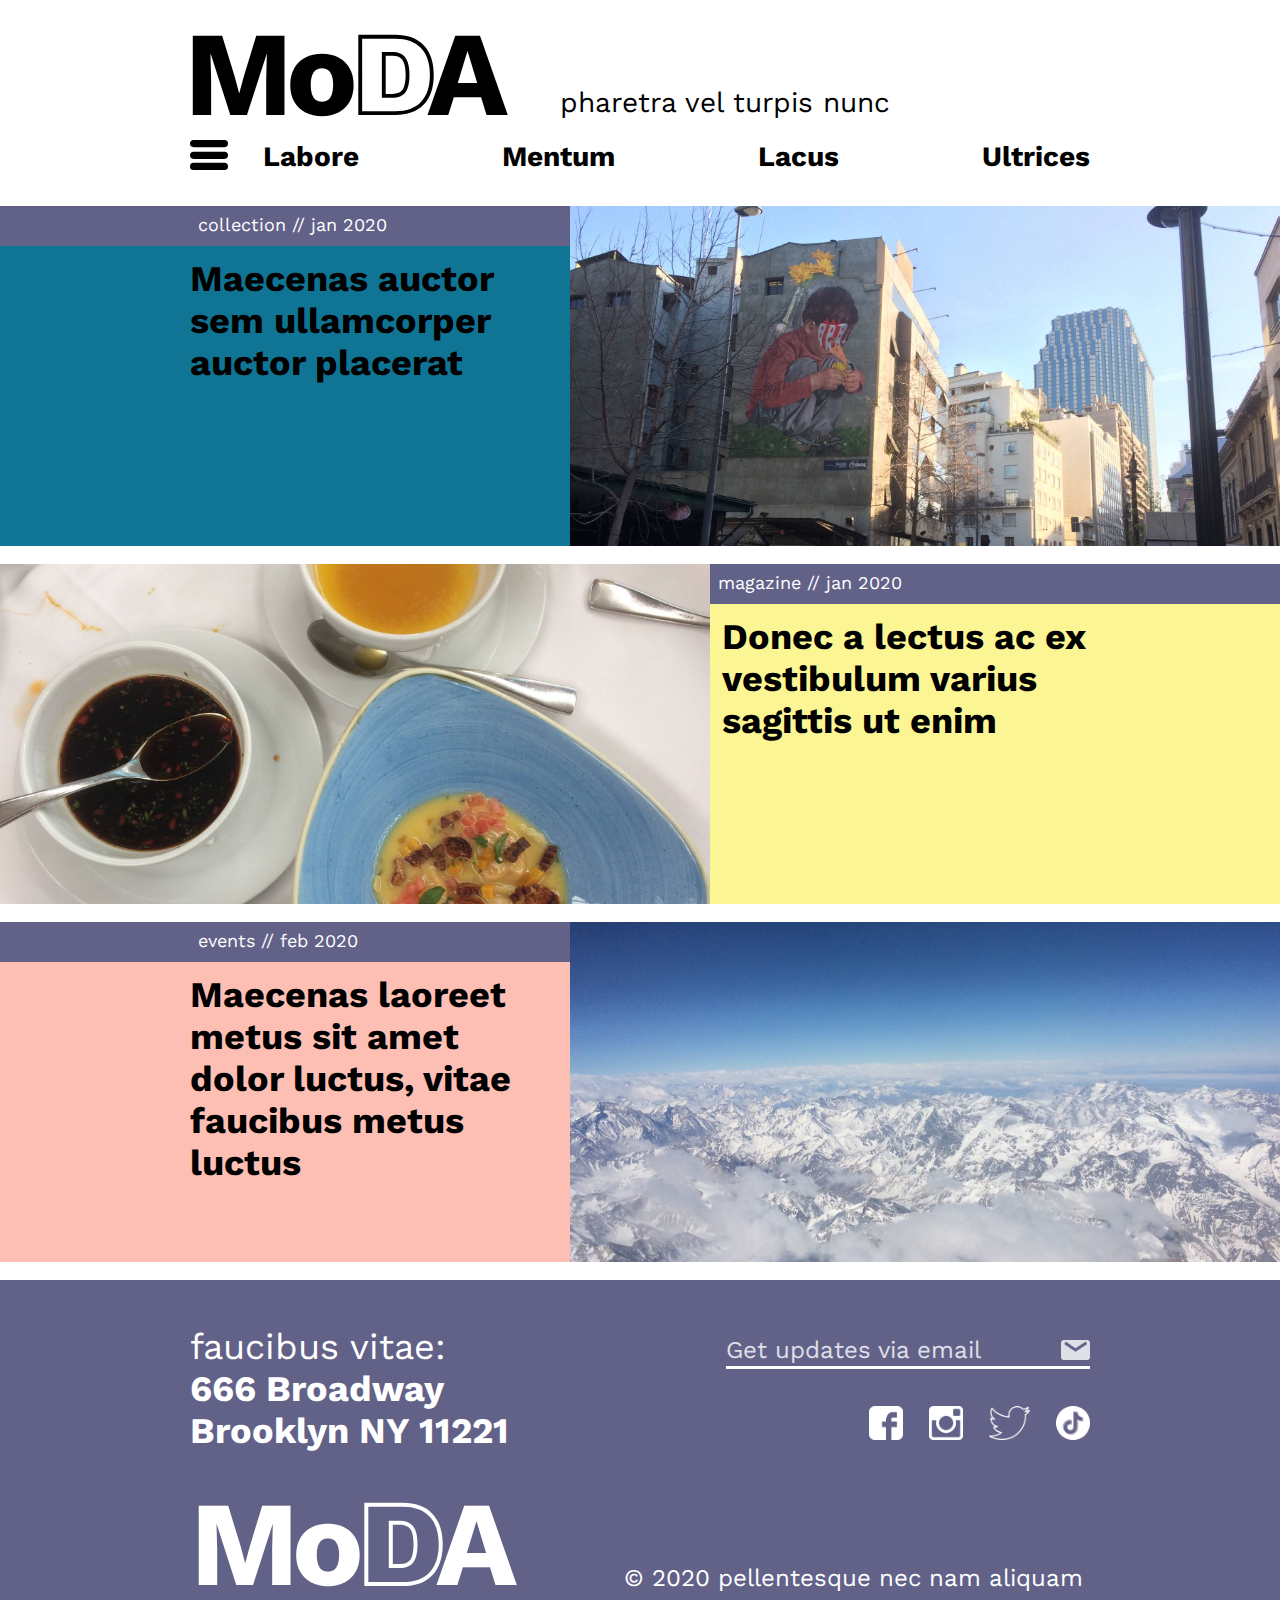
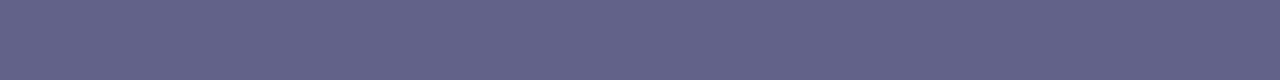
<file: index.html>
<!DOCTYPE html>
<html lang="en">
<head>
    <meta charset="UTF-8">
    <meta name="viewport" content="width=device-width, initial-scale=1.0">
    <meta http-equiv="X-UA-Compatible" content="ie=edge">
    <link rel="stylesheet" type="text/css" href="style.css">
    <title>MoDA</title>
</head>
<body>
    <div class="menuframe">
        <div class="burgermenu">
            <div class="menuBurger">
                <div>
                    <img class="burgerButton" src="images/hamburger.svg">
                </div>
                <div>
                    <img class="arrow" src="images/arrow.svg">
                </div>
            </div>
            <div class="submenu">
                <a href="category.html">Pulvinar</a>
                <a href="category.html">Quisque</a>
                <a href="category.html" class="subcat">Consequat</a>
                <a href="category.html" class="subcat">Scelerisque</a>
                <a href="category.html">Eget Lorem</a>
                <a href="category.html" class="subcat">Posuere</a>
                <a href="category.html" class="subcat">Morbi</a>
                <a href="category.html" class="subcat">Tincidunt</a>
            </div>
            <div class="additionalMenu">
                <a href="article.html">Ipsum Dolor</a>
                <a href="article.html">Matrenum</a>
                <a href="article.html">Ullamcorper</a>
                <a href="article.html">Lectus</a>
            </div>
            <div class="extraMenu">
                <a href="article.html">Sagittus</a>
                <a href="article.html">Laoreet</a>
            </div>
            <div class="chillSidebar">
                Feugiat:<br>
                Phasellus morbi dapibus nisi urna, at iaculis elit maximus placerat. Donec sed semper ligula.
            </div>
        </div>
        </div>
        <div class="container">
        <header>
            <div class="logo">
                <img class="mobileBurger" src="images/hamburger.svg">
                <span class="logoClick">Mo<img class="hollowD" src="images/D.svg">A</span>
            </div>
            <div class="subtitle">pharetra vel turpis nunc</div>
            <div class="menu">
                <div class="hamburger"><img class="mainBurger" src="images/hamburger.svg"></div>
                <div class="menuItems">
                    <div><a href="category.html">Labore</a></div>
                    <div><a href="category.html">Mentum</a></div>
                    <div><a href="category.html">Lacus</a></div>
                    <div><a href="category.html">Ultrices</a></div>
                </div>
            </div>
        </header>
    <main>
        <section class="spacer purple"></section>
        <section class="category">collection // jan 2020</section>
        <section class="photo right"></section>
        <section class="spacer teal"></section>
        <section class="title left teal"><a href="article.html">Maecenas auctor sem ullamcorper auctor placerat</a></section>
        <section class="gap"></section>

        <section class="photo left"></section>
        <section class="category">magazine // jan 2020</section>
        <section class="spacer purple"></section>
        <section class="title right yellow"><a href="article.html">Donec a lectus ac ex vestibulum varius sagittis ut enim</a></section>
        <section class="spacer yellow"></section>
        <section class="gap"></section>

        <section class="spacer purple"></section>
        <section class="category">events // feb 2020</section>
        <section class="photo right"></section>
        <section class="spacer pink"></section>
        <section class="title left pink"><a href="article.html">Maecenas laoreet metus sit amet dolor luctus, vitae faucibus metus luctus</a></section>
    </main>
    
    <section class="spacer purple"></section>
    <footer>
        <div class="iterationInfo">
            <span>faucibus vitae:</span><br>
            666 Broadway<br>
            Brooklyn NY 11221<br>
        </div>
        <div class="connect">
            <div class="input">
                <input name="email" type="text" required autocomplete="off" />
                <label for="email">
                    <div class="signup">Get updates via email</div>
                    <div><img class="icon" src="images/mail icon.png"></div>
                </label>
            </div>
            <div>
                <img src="images/fb white.png">
                <img src="images/instagramwhite.png">
                <img src="images/twitterwhite.png">
                <img src="images/tiktokwhite.png">
            </div>
        </div>
        <div class="footerBottom">
            <div class="bottomLogo">Mo<img src="images/DWhite.svg">A</div>
            <div>&copy; 2020 pellentesque nec nam aliquam</div>
        </div>
    </footer>
    <section class="spacer purple"></section>
    </div>
    
    <script src="main.js"></script>    
</body>
</html>
</file>
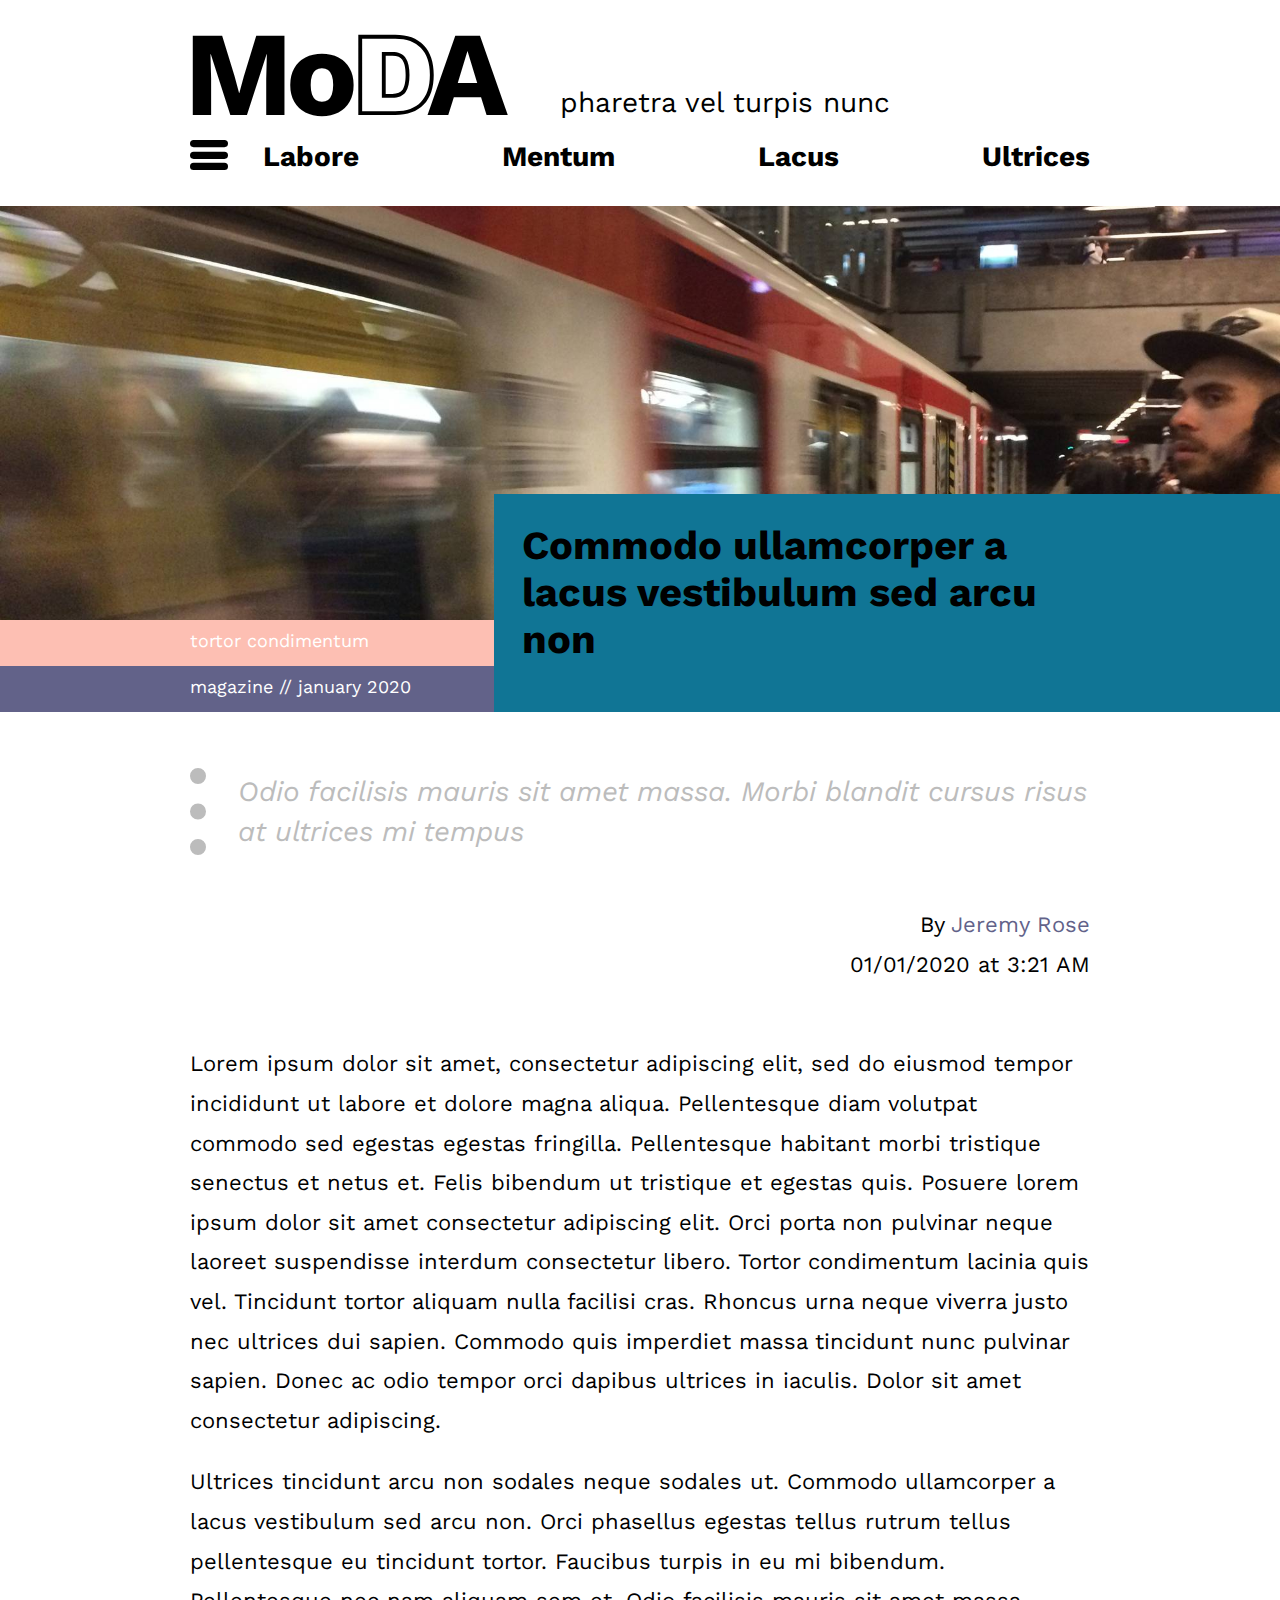
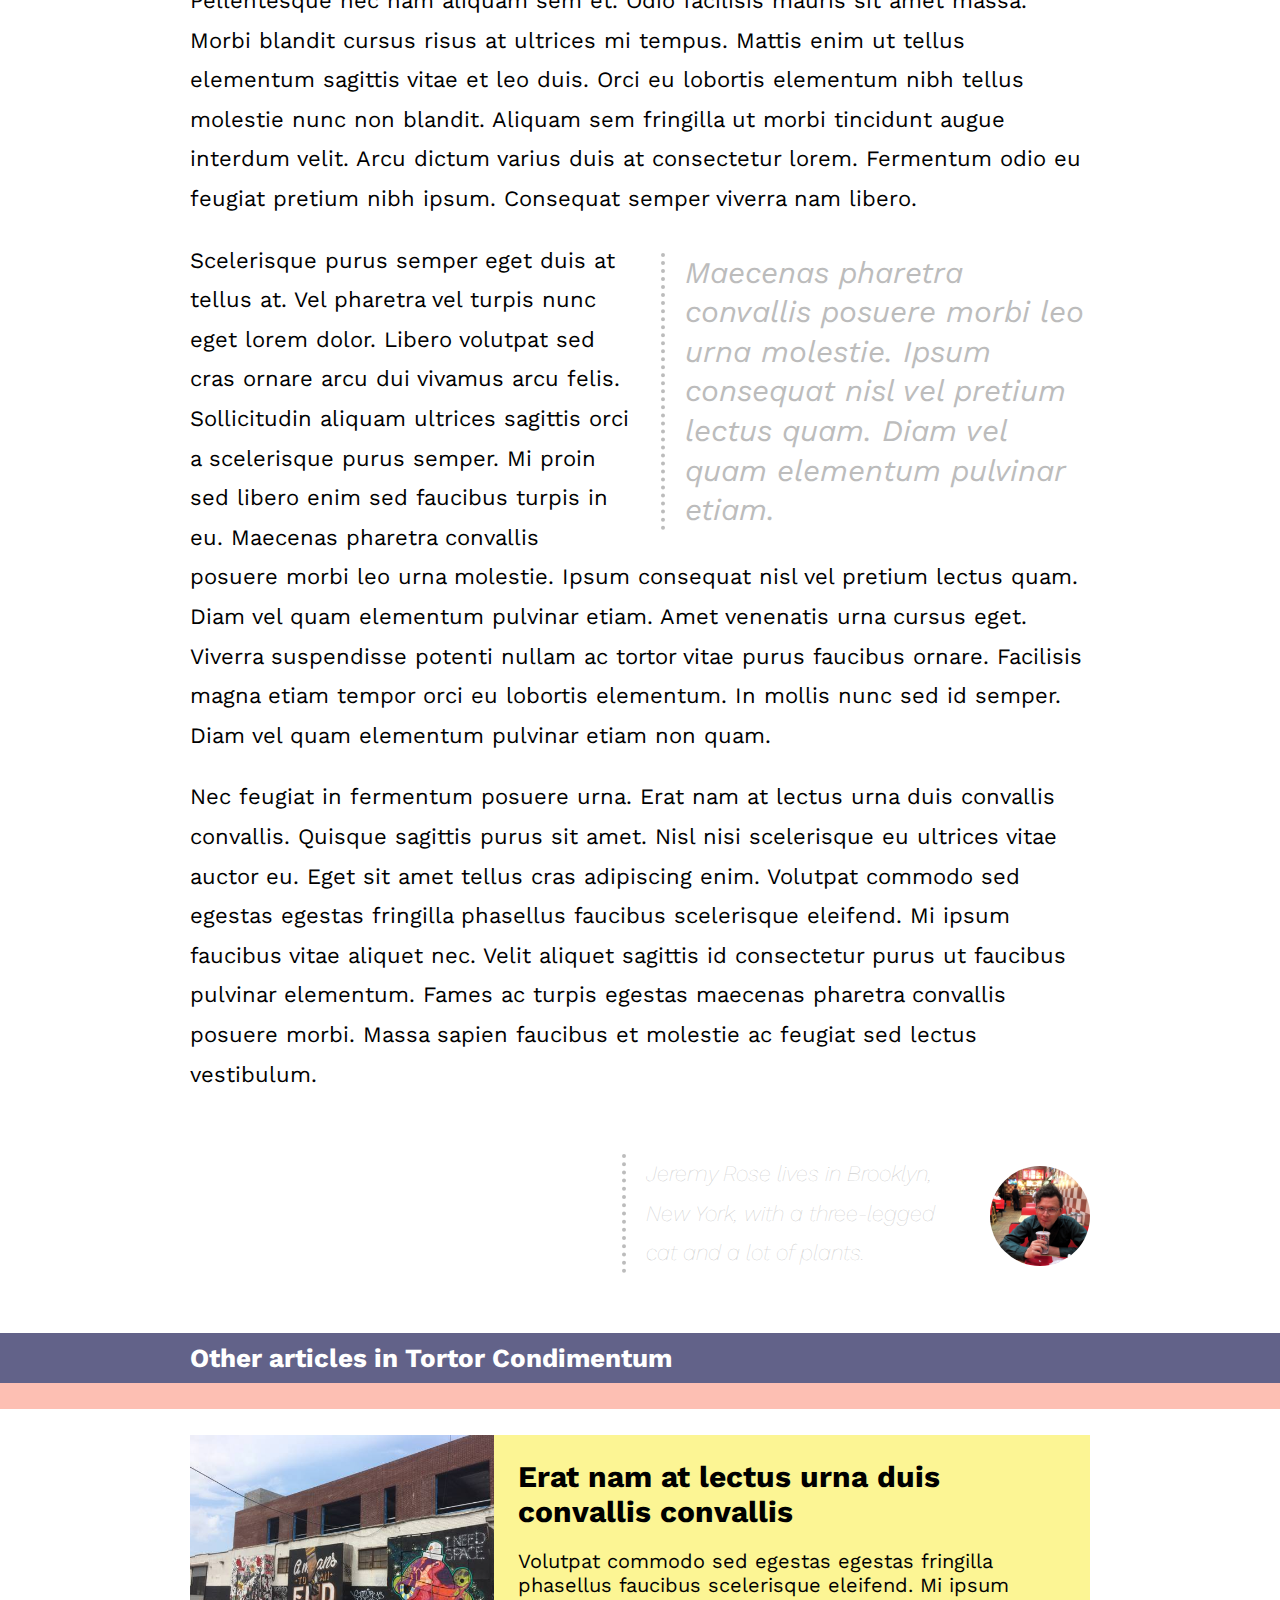
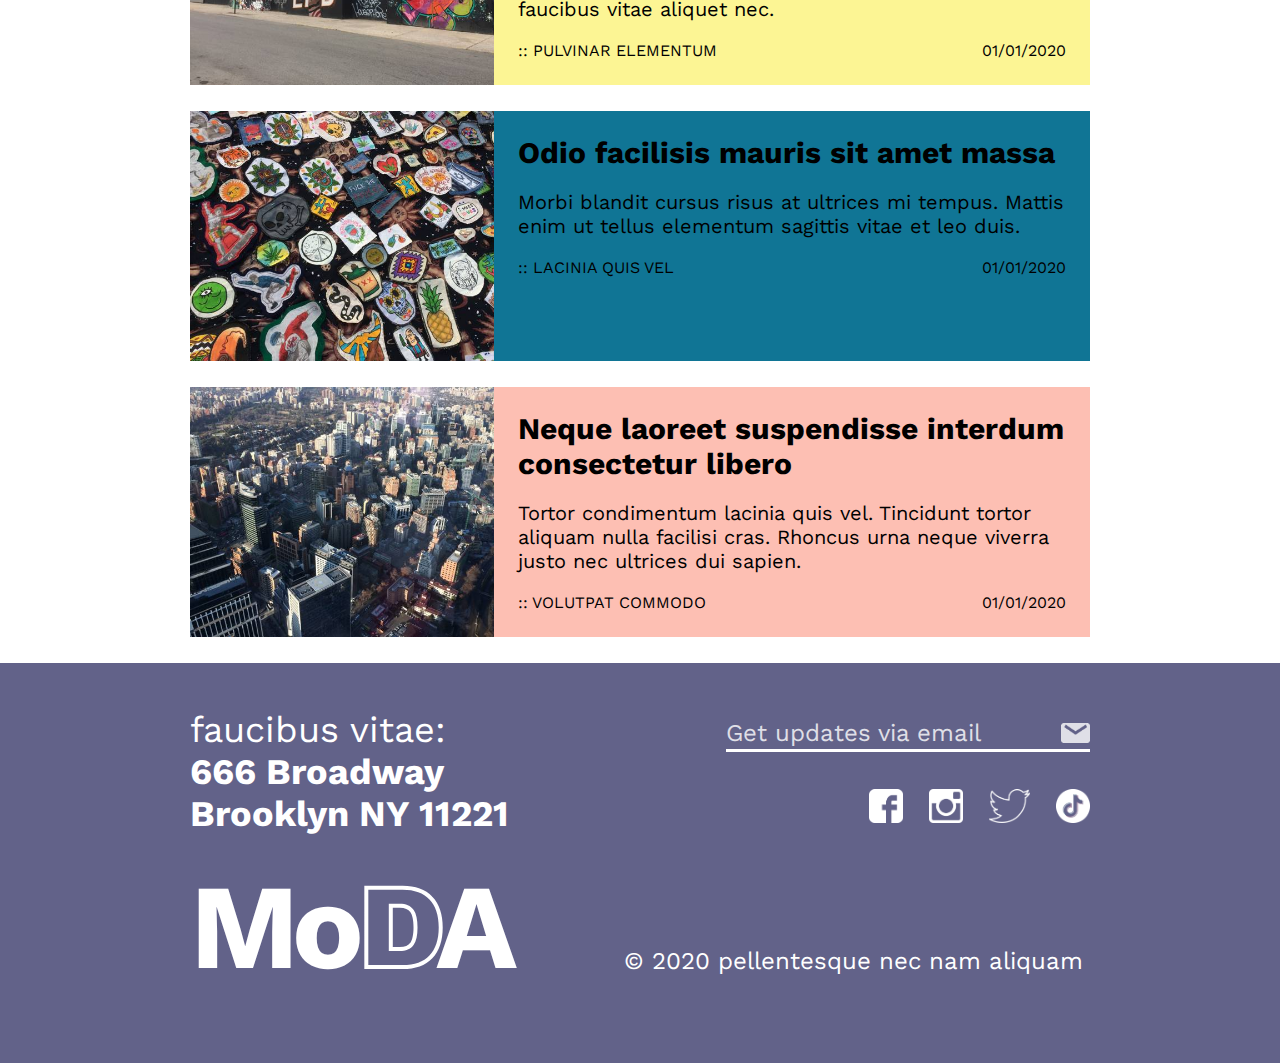
<file: article.html>
<!DOCTYPE html>
<html lang="en">
<head>
    <meta charset="UTF-8">
    <meta name="viewport" content="width=device-width, initial-scale=1.0">
    <meta http-equiv="X-UA-Compatible" content="ie=edge">
    <link rel="stylesheet" type="text/css" href="style.css">
    <link rel="stylesheet" type="text/css" href="article.css">
    <title>MoDA</title>
</head>
<body>
    <div class="menuframe">
        <div class="burgermenu">
            <div class="menuBurger">
                <div>
                    <img class="burgerButton" src="images/hamburger.svg">
                </div>
                <div>
                    <img class="arrow" src="images/arrow.svg">
                </div>
            </div>
            <div class="submenu">
                <a href="category.html">Pulvinar</a>
                <a href="category.html">Quisque</a>
                <a href="category.html" class="subcat">Consequat</a>
                <a href="category.html" class="subcat">Scelerisque</a>
                <a href="category.html">Eget Lorem</a>
                <a href="category.html" class="subcat">Posuere</a>
                <a href="category.html" class="subcat">Morbi</a>
                <a href="category.html" class="subcat">Tincidunt</a>
            </div>
            <div class="additionalMenu">
                <a href="article.html">Ipsum Dolor</a>
                <a href="article.html">Matrenum</a>
                <a href="article.html">Ullamcorper</a>
                <a href="article.html">Lectus</a>
            </div>
            <div class="extraMenu">
                <a href="article.html">Sagittus</a>
                <a href="article.html">Laoreet</a>
            </div>
            <div class="chillSidebar">
                Feugiat:<br>
                Phasellus morbi dapibus nisi urna, at iaculis elit maximus placerat. Donec sed semper ligula.
            </div>
        </div>
    </div>
    <div class="container">
    <header>
        <div class="logo">
            <img class="mobileBurger" src="images/hamburger.svg">
            <span class="logoClick">Mo<img class="hollowD" src="images/D.svg">A</span>
        </div>
        <div class="subtitle">pharetra vel turpis nunc</div>
        <div class="menu">
            <div class="hamburger"><img class="mainBurger" src="images/hamburger.svg"></div>
            <div class="menuItems">
                <div><a href="category.html">Labore</a></div>
                <div><a href="category.html">Mentum</a></div>
                <div><a href="category.html">Lacus</a></div>
                <div><a href="category.html">Ultrices</a></div>
            </div>
        </div>
    </header>
    <main class="article">
        <div class="hero">
            <div class="spacer pink"></div>
            <div class="issue pink">tortor condimentum</div>
            <div class="spacer purple"></div>
            <div class="issue purple">magazine // january 2020</div>
            <div class="articleTitle teal">Commodo ullamcorper a lacus vestibulum sed arcu non</div>
            <div class="spacer teal"></div>
        </div>
        <section class="gap"></section>

        <section class="spacer"></section>
        <article>
            <section class="dek">
                Odio facilisis mauris sit amet massa. Morbi blandit cursus risus at ultrices mi tempus 
            </section>
            <section class="byline">
                <div>By <span>Jeremy Rose</span></div>
                <div>01/01/2020 at 3:21 AM</div>
            </section>

            <p>Lorem ipsum dolor sit amet, consectetur adipiscing elit, sed do eiusmod tempor incididunt ut labore et dolore magna aliqua. Pellentesque diam volutpat commodo sed egestas egestas fringilla. Pellentesque habitant morbi tristique senectus et netus et. Felis bibendum ut tristique et egestas quis. Posuere lorem ipsum dolor sit amet consectetur adipiscing elit. Orci porta non pulvinar neque laoreet suspendisse interdum consectetur libero. Tortor condimentum lacinia quis vel. Tincidunt tortor aliquam nulla facilisi cras. Rhoncus urna neque viverra justo nec ultrices dui sapien. Commodo quis imperdiet massa tincidunt nunc pulvinar sapien. Donec ac odio tempor orci dapibus ultrices in iaculis. Dolor sit amet consectetur adipiscing.</p>

            <p>Ultrices tincidunt arcu non sodales neque sodales ut. Commodo ullamcorper a lacus vestibulum sed arcu non. Orci phasellus egestas tellus rutrum tellus pellentesque eu tincidunt tortor. Faucibus turpis in eu mi bibendum. Pellentesque nec nam aliquam sem et. Odio facilisis mauris sit amet massa. Morbi blandit cursus risus at ultrices mi tempus. Mattis enim ut tellus elementum sagittis vitae et leo duis. Orci eu lobortis elementum nibh tellus molestie nunc non blandit. Aliquam sem fringilla ut morbi tincidunt augue interdum velit. Arcu dictum varius duis at consectetur lorem. Fermentum odio eu feugiat pretium nibh ipsum. Consequat semper viverra nam libero.</p>

            <p class="pull">Maecenas pharetra convallis posuere morbi leo urna molestie. Ipsum consequat nisl vel pretium lectus quam. Diam vel quam elementum pulvinar etiam.</p>
                            
            <p>Scelerisque purus semper eget duis at tellus at. Vel pharetra vel turpis nunc eget lorem dolor. Libero volutpat sed cras ornare arcu dui vivamus arcu felis. Sollicitudin aliquam ultrices sagittis orci a scelerisque purus semper. Mi proin sed libero enim sed faucibus turpis in eu. Maecenas pharetra convallis posuere morbi leo urna molestie. Ipsum consequat nisl vel pretium lectus quam. Diam vel quam elementum pulvinar etiam. Amet venenatis urna cursus eget. Viverra suspendisse potenti nullam ac tortor vitae purus faucibus ornare. Facilisis magna etiam tempor orci eu lobortis elementum. In mollis nunc sed id semper. Diam vel quam elementum pulvinar etiam non quam.</p>
                            
            <p>Nec feugiat in fermentum posuere urna. Erat nam at lectus urna duis convallis convallis. Quisque sagittis purus sit amet. Nisl nisi scelerisque eu ultrices vitae auctor eu. Eget sit amet tellus cras adipiscing enim. Volutpat commodo sed egestas egestas fringilla phasellus faucibus scelerisque eleifend. Mi ipsum faucibus vitae aliquet nec. Velit aliquet sagittis id consectetur purus ut faucibus pulvinar elementum. Fames ac turpis egestas maecenas pharetra convallis posuere morbi. Massa sapien faucibus et molestie ac feugiat sed lectus vestibulum.</p>
            <section class="author">
                <img src="images/square.jpg">
                <p>Jeremy Rose lives in Brooklyn, New York, with a three-legged cat and a lot of plants.</p>
            </section>
        </article>
        <section class="spacer"></section>

        <section class="moreArticles">
            <div class="spacer purple"></div>
            <div class="more purple">Other articles in Tortor Condimentum</div>
            <div class="spacer purple"></div>
            <div class="gap pink"></div>
            <div class="gap"></div>

            <div class="spacer"></div>
            <div class="moreImage yellow"></div>
            <div class="moreInfo yellow">
                <a href="article.html">Erat nam at lectus urna duis convallis convallis</a>
                <p>Volutpat commodo sed egestas egestas fringilla phasellus faucibus scelerisque eleifend. Mi ipsum faucibus vitae aliquet nec.</p>
                <div class="moreByline">
                    <div>:: Pulvinar Elementum</div>
                    <div>01/01/2020</div>
                </div>
            </div>
            <div class="spacer"></div>
            <div class="gap"></div>

            <div class="spacer"></div>
            <div class="moreImage teal"></div>
            <div class="moreInfo teal">
                <a href="article.html">Odio facilisis mauris sit amet massa</a>
                <p>Morbi blandit cursus risus at ultrices mi tempus. Mattis enim ut tellus elementum sagittis vitae et leo duis.</p>
                <div class="moreByline">
                    <div>:: Lacinia Quis Vel</div>
                    <div>01/01/2020</div>
                </div>
            </div>
            <div class="spacer"></div>
            <div class="gap"></div>

            <div class="spacer"></div>
            <div class="moreImage pink"></div>
            <div class="moreInfo pink">
                <a href="article.html">Neque laoreet suspendisse interdum consectetur libero</a>
                <p>Tortor condimentum lacinia quis vel. Tincidunt tortor aliquam nulla facilisi cras. Rhoncus urna neque viverra justo nec ultrices dui sapien.</p>
                <div class="moreByline">
                    <div>:: Volutpat Commodo</div>
                    <div>01/01/2020</div>
                </div>
            </div>
            <div class="spacer"></div>
            <div class="gap"></div>

        </section>
    </main>
    
    <section class="spacer purple"></section>
    <footer>
        <div class="iterationInfo">
            <span>faucibus vitae:</span><br>
            666 Broadway<br>
            Brooklyn NY 11221<br>
        </div>
        <div class="connect">
            <div class="input">
                <input name="email" type="text" required autocomplete="off" />
                <label for="email">
                    <div class="signup">Get updates via email</div>
                    <div><img class="icon" src="images/mail icon.png"></div>
                </label>
            </div>
            <div>
                <img src="images/fb white.png">
                <img src="images/instagramwhite.png">
                <img src="images/twitterwhite.png">
                <img src="images/tiktokwhite.png">
            </div>
        </div>
        <div class="footerBottom">
            <div class="bottomLogo">Mo<img src="images/DWhite.svg">A</div>
            <div>&copy; 2020 pellentesque nec nam aliquam</div>
        </div>
    </footer>
    <section class="spacer purple"></section>
    </div>
    
    <script src="main.js"></script>    
</body>
</html>
</file>
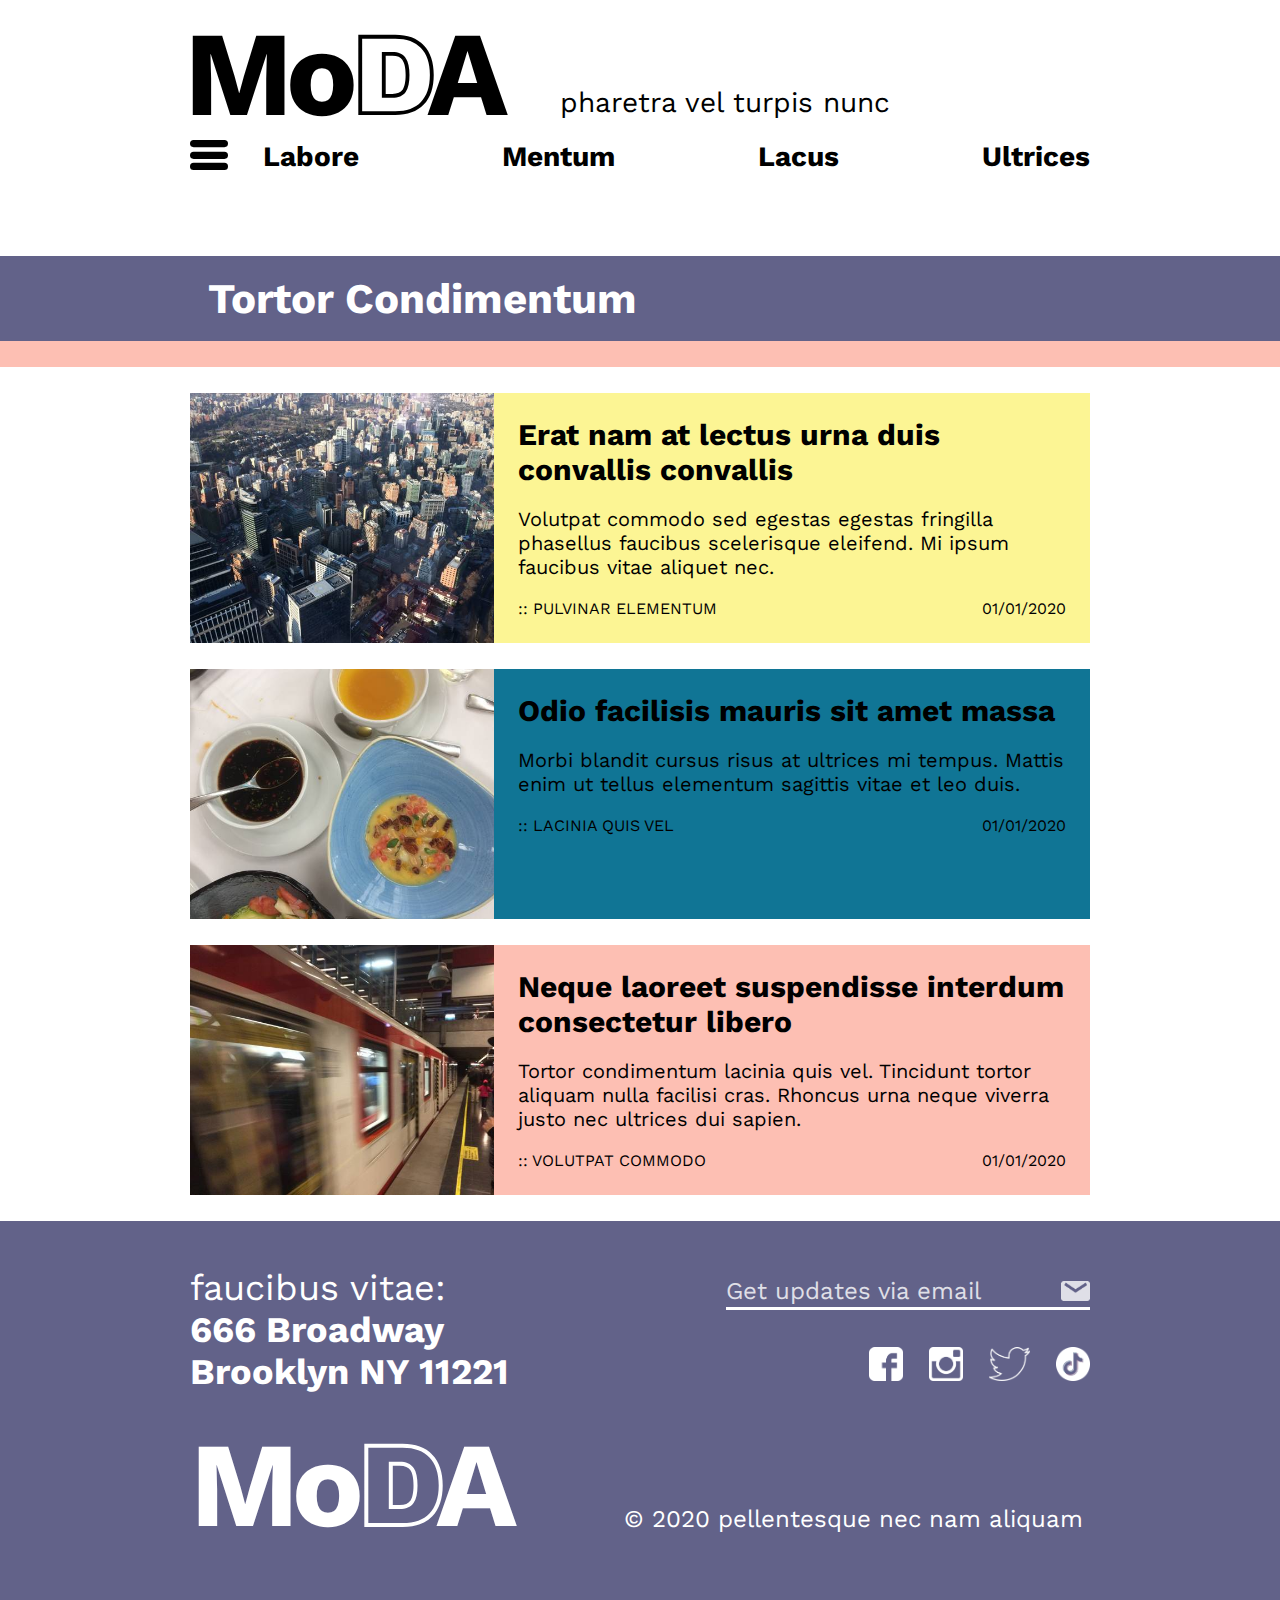
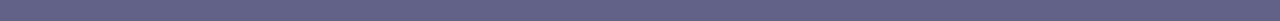
<file: category.html>
<!DOCTYPE html>
<html lang="en">
<head>
    <meta charset="UTF-8">
    <meta name="viewport" content="width=device-width, initial-scale=1.0">
    <meta http-equiv="X-UA-Compatible" content="ie=edge">
    <link rel="stylesheet" type="text/css" href="style.css">
    <link rel="stylesheet" type="text/css" href="article.css">
    <title>MoDA</title>
</head>
<body>
    <div class="menuframe">
    <div class="burgermenu">
        <div class="menuBurger">
            <div>
                <img class="burgerButton" src="images/hamburger.svg">
            </div>
            <div>
                <img class="arrow" src="images/arrow.svg">
            </div>
        </div>
        <div class="submenu">
            <a href="category.html">Pulvinar</a>
            <a href="category.html">Quisque</a>
            <a href="category.html" class="subcat">Consequat</a>
            <a href="category.html" class="subcat">Scelerisque</a>
            <a href="category.html">Eget Lorem</a>
            <a href="category.html" class="subcat">Posuere</a>
            <a href="category.html" class="subcat">Morbi</a>
            <a href="category.html" class="subcat">Tincidunt</a>
        </div>
        <div class="additionalMenu">
            <a href="article.html">Ipsum Dolor</a>
            <a href="article.html">Matrenum</a>
            <a href="article.html">Ullamcorper</a>
            <a href="article.html">Lectus</a>
        </div>
        <div class="extraMenu">
            <a href="article.html">Sagittus</a>
            <a href="article.html">Laoreet</a>
        </div>
        <div class="chillSidebar">
            Feugiat:<br>
            Phasellus morbi dapibus nisi urna, at iaculis elit maximus placerat. Donec sed semper ligula.
        </div>
    </div>
    </div>
    <div class="container">
    <header>
        <div class="logo">
            <img class="mobileBurger" src="images/hamburger.svg">
            <span class="logoClick">Mo<img class="hollowD" src="images/D.svg">A</span>
        </div>
        <div class="subtitle">pharetra vel turpis nunc</div>
        <div class="menu">
            <div class="hamburger"><img class="mainBurger" src="images/hamburger.svg"></div>
            <div class="menuItems">
                <div><a href="category.html">Labore</a></div>
                <div><a href="category.html">Mentum</a></div>
                <div><a href="category.html">Lacus</a></div>
                <div><a href="category.html">Ultrices</a></div>
            </div>
        </div>
    </header>
    <main class="article">

        <section class="moreArticles bigList">
            <div class="spacer purple"></div>
            <div class="more purple">Tortor Condimentum</div>
            <div class="spacer purple"></div>
            <div class="gap pink"></div>
            <div class="gap"></div>

            <div class="spacer"></div>
            <div class="moreImage yellow"></div>
            <div class="moreInfo yellow">
                <a href="article.html">Erat nam at lectus urna duis convallis convallis</a>
                <p>Volutpat commodo sed egestas egestas fringilla phasellus faucibus scelerisque eleifend. Mi ipsum faucibus vitae aliquet nec.</p>
                <div class="moreByline">
                    <div>:: Pulvinar Elementum</div>
                    <div>01/01/2020</div>
                </div>
            </div>
            <div class="spacer"></div>
            <div class="gap"></div>

            <div class="spacer"></div>
            <div class="moreImage teal"></div>
            <div class="moreInfo teal">
                <a href="article.html">Odio facilisis mauris sit amet massa</a>
                <p>Morbi blandit cursus risus at ultrices mi tempus. Mattis enim ut tellus elementum sagittis vitae et leo duis.</p>
                <div class="moreByline">
                    <div>:: Lacinia Quis Vel</div>
                    <div>01/01/2020</div>
                </div>
            </div>
            <div class="spacer"></div>
            <div class="gap"></div>

            <div class="spacer"></div>
            <div class="moreImage pink"></div>
            <div class="moreInfo pink">
                <a href="article.html">Neque laoreet suspendisse interdum consectetur libero</a>
                <p>Tortor condimentum lacinia quis vel. Tincidunt tortor aliquam nulla facilisi cras. Rhoncus urna neque viverra justo nec ultrices dui sapien.</p>
                <div class="moreByline">
                    <div>:: Volutpat Commodo</div>
                    <div>01/01/2020</div>
                </div>
            </div>
            <div class="spacer"></div>
            <div class="gap"></div>

        </section>
    </main>
    
    <section class="spacer purple"></section>
    <footer>
        <div class="iterationInfo">
            <span>faucibus vitae:</span><br>
            666 Broadway<br>
            Brooklyn NY 11221<br>
        </div>
        <div class="connect">
            <div class="input">
                <input name="email" type="text" required autocomplete="off" />
                <label for="email">
                    <div class="signup">Get updates via email</div>
                    <div><img class="icon" src="images/mail icon.png"></div>
                </label>
            </div>
            <div>
                <img src="images/fb white.png">
                <img src="images/instagramwhite.png">
                <img src="images/twitterwhite.png">
                <img src="images/tiktokwhite.png">
            </div>
        </div>
        <div class="footerBottom">
            <div class="bottomLogo">Mo<img src="images/DWhite.svg">A</div>
            <div>&copy; 2020 pellentesque nec nam aliquam</div>
        </div>
    </footer>
    <section class="spacer purple"></section>
    </div>
    
    <script src="main.js"></script>    
</body>
</html>
</file>
<file: style.css>
@import url('https://fonts.googleapis.com/css?family=Work+Sans:400,800&display=swap');

body {
    font-family: 'Work Sans', sans-serif;
    padding: 0;
    margin: 0;
    display: flex;
}

a {
    text-decoration: none;
    font-weight: bold;
    color: black;
}

a:hover {
    color: #fdbfb3;
}

.submenu {
    display: flex;
    align-self: right;
}

.menuframe {
    width: 0px;
    background: #efefef;
    padding-top: 124px;
    flex-shrink: 0;
    display: flex;
    transition: all .5s;
    overflow: hidden;
}

.menuframe.open {
    width: 320px;
}

.burgermenu {
    width: 320px;
    flex-direction: column;
}

.burgermenu div {
    padding: 12px 12px 0px 12px;
    display: flex;
    flex-direction: column;
}

.burgermenu > .menuBurger {
    flex-direction: row;
}

.menuBurger > div > .arrow {
    height: 30px;
    position: relative;
    left: 8px;
}

.burgermenu > div > a {
    width: 100%;
    transition: .1s;
    opacity: 0;
    font-size: 28px;
    font-weight: 700;
    border-bottom: 1px solid;
}

.submenu a {
    color: #626289;
}

.submenu a:hover {
    color: #fdbfb3;
}

.burgermenu > div > a.subcat {
    font-size: 22px;
    color: #fdbfb3;
    margin: 6px 0 6px 20px;
    padding: 0 0 0 12px;
}

.burgermenu > div > a.subcat:hover {
    color: #626289;
}

.burgermenu > .additionalMenu {
    margin: 16px 0 16px 0;
    display: flex;
    flex-direction: column;
}

.additionalMenu > a {
    color: #107595;
}

.additionalMenu > a:hover {
    color: #fdbfb3;
}

.chillSidebar {
    margin: 18px 0 0 0;
    font-size: 22px;
    padding: 0 8px 0 0;
}

.container {
    padding: 26px 0 0 0;
    display: grid;
    grid-template-columns: minmax(0px, 1fr) minmax(120px, 2fr) 140px minmax(120px, 2fr) minmax(0px, 1fr);
    grid-template-rows: 180px auto;
    margin: 0;
    transition: .5s;
}

header {
    grid-column: 2 / span 3;
    display: grid;
    grid-template-columns: 370px auto;
    grid-template-rows: 60px 54px 50px;
    font-size: 28px;
}

.logo {
    grid-row: 1 / span 2;
    margin-left: -6px;
    font-size: 120px;
    font-weight: 700;
    line-height: .8em;
    letter-spacing: -.06em;
    background: #ffffff;
    transition: all .8s;
    cursor: pointer;
}

.mobileBurger {
    display: none;
    position: relative;
    top: -2px;
}

.hollowD {
    height: 81px;
    position: relative;
    /* top: 9px; */
    left: 7px;
}

.sticky {
    position: fixed;
    padding-bottom: 20px;
    padding-top: 20px;
    top: 0;
    width: 100%;
}

.sticky + .subtitle {
    padding-top: 68px;
}

.subtitle {
    grid-row: 2 / 3;
}

.menu {
    grid-column: 1 / -1;
    display: flex;
    padding: 0;
}

.menuItems {
    width: 100%;
    display: flex;
    flex-direction: row;
    justify-content: space-between;
}

.menu.open > .menuItems {
    width: 96%;
}

.menuItems > div {
}

.hamburger {
    width: 80px;
    overflow: hidden;
    transition: all .4s;
} 

.burgerButton, .mainBurger {
    height: 30px;
    transition: 1s;
    cursor: pointer;
}

.arrow {
    cursor: pointer;
}

main {
    grid-column: 1 / -1;
    display: grid;
    grid-template-columns: minmax(0px, 1fr) minmax(120px, 2fr) 140px minmax(120px, 2fr) minmax(0px, 1fr);
    grid-template-rows: repeat(3, 40px 300px 18px);
    grid-auto-flow: dense;
}

.category {
    grid-column: span 1;
    padding: 8px;
    font-size: 18px;
    color: #ffffff;
    background: #626289;
}

.teal {
    background: #107595;
}

.pink {
    background: #fdbfb3;
}

.yellow {
    background: #fcf594;
}

.purple {
    background: #626289;
}

.spacer {
    grid-column: span 1;
    padding: 0;
}

.title {
    padding: 12px;
    font-size: 36px;
    font-weight: 800;
}

.title.left {
    grid-column: 2 / 3;
    padding-left: 0px;
}

.title.right {
    grid-column: 4 / span 1;
    padding-right: 0px;
}

.title:hover a {
    color: #000000;
    opacity: .6;
}

.photo {
    background: #626289;
    background-size: cover;
    background-position-y: 20%;
    grid-row: span 2;
}

.photo.right {
    grid-column: 3 / -1;
}

.photo.left {
    grid-column: 1 / 4;
}

.gap {
    grid-column: 1 / -1;
}

footer {
    grid-column: 2 / span 3;
    background: #626289;
    display: grid;
    grid-template-columns: 340px auto;
    padding: 40px 0 44px 0;
    color: #ffffff;
    font-size: 36px;
    font-weight: 700;
}

.iterationInfo {
    padding: 6px 0 0 0;
}

.iterationInfo > span {
    font-weight: normal;
}

.connect {
    text-align: right;
}

.input {
    position: relative;
    top: 6px;
    display: inline;
}

.input > input {
    height: 20px;
    width: 360px;
    background: #626289;
    border: 0;
    border-bottom: 3px solid #ffffff;
    color: #ffffff;
    font-family: 'Work Sans', sans-serif;
    font-weight: normal;
    font-size: 24px;
    padding-top: .8em;
    position: relative;
}

.input > label {
    font-weight: normal;
    position: absolute;
    top: 6px;
    left: 0px;
    font-size: 24px;
    opacity: .8;
    width: 100%;
    display: flex;
    justify-content: space-between;
    pointer-events: none;
}

label div {
    transition: all .6s;
}

.input input:focus + label .signup,
.input input:valid + label .signup {
    opacity: 0;
}

.icon {
    height: 20px;
    position: relative;
    top: 2px;
}

.connect > div {
    margin: 40px 0 0 0;
}

.connect > div > img {
    height: 34px;
    margin: 0 0 0 16px;
}

.footerBottom {
    grid-column: span 2;
    padding: 44px 0 44px 0;
    font-weight: normal;
    font-size: 24px;
    display: flex;
    align-items: flex-end;
}

.footerBottom > div {
    flex: 1 6 auto;
}

.footerBottom > .bottomLogo {
    font-size: 120px;
    font-weight: 700;
    line-height: .8em;
    letter-spacing: -.06em;
    flex: 5 0 400px;
}

.footerBottom > .bottomLogo > img {
    position: relative;
    top: 1px;
    left: 7px;
}


@media (max-width: 1200px) {

    .container, main {
        grid-template-columns: 40px minmax(120px, 2fr) 140px minmax(120px, 2fr) 40px;
    }

    .subtitle {
        font-size: 24px;
    }

    .title {
        font-size: 30px;
    }

    footer {
        display: flex;
        flex-direction: column;
    }

    .connect {
        text-align: left;
        margin-top: 30px;
    }

    .footerBottom {
        flex-direction: column;
        align-items: flex-start;
    }

    .footerBottom > .bottomLogo {
        flex-basis: auto;
    }
}

@media (min-width: 900px) {
    
    .squooshed {
        grid-template-columns: minmax(0px, .25fr) minmax(120px,2fr) 140px minmax(120px, 2fr) minmax(0px, .5fr)
    }
   
}

@media (max-width: 900px) {

    .noScroll {
        overflow: hidden;
    }

    .menuframe {
        position: fixed;
        width: 100%;
        height: 0px;
        padding-top: 0px;
    }

    .menuframe.open {
        width: 100%;
        top: 160px;
        z-index: 997;
        height: 100vh;
    }

    .menu {
        padding: 0px 6px 0px 6px;
    }

    .menu.open {
        position: fixed;
        margin-left: -6px;
        padding: 20px 6px 20px 10px;
        top: 100px;
        width: 100%;
        z-index: 997;
        background: #ffffff;
    }

    .burgermenu {
        width: 50%;
    }

    .container, main {
        grid-template-columns: 6px minmax(120px, 2fr) 140px minmax(120px, 2fr) 6px;
    }

    .container {
        padding: 120px 0 0 0;
        grid-template-rows: 200px auto;
    }

    header {
        display: flex;
        flex-direction: column;
    }

    .logo {
        font-size: 100px;
        padding-left: 12px;
        margin-left: -6px;
    }

    .hollowD {
        height: 74px;
        left: 6px;
        top: 2px;
    }

    .mobileBurger {
        display: inline;
        position: relative;
        z-index: 999;
    }

    .hamburger {
        display: none;
    }

    .menuBurger {
        display: none;
    }

    .menuBurger > div {
        display: none;
    }

    .subtitle {
        padding: 20px 4px 20px 4px;
    }

    .title {
        font-size: 30px;
    }

    .category {
        font-size: 16px;
        padding: 9px;
    }

    footer {
        display: flex;
        flex-direction: column;
    }

    .connect {
        text-align: left;
        margin-top: 30px;
    }

    .footerBottom {
        flex-direction: column;
        align-items: flex-start;
    }

    .footerBottom > .bottomLogo {
        flex-basis: auto;
    }
}

@media (max-width: 600px) {
    .container, main {
        grid-template-columns: 6px minmax(120px, 2fr) 90px minmax(120px, 2fr) 6px;
    }

    .chillSidebar {
        color: #efefef;
    }

    header {
        grid-column: 1 / -1;
        font-size: 20px;
    }

    .logo {
        font-size: 80px;
    }

    .logo .hollowD {
        height: 54px;
        left: 5px;
        top: 0px;
    }

    .category {
        grid-column: span 2;
    }

    .title {
        font-size: 24px;
    }

    .title.left {
        grid-column: 2 / 4;
    }
    
    .title.right {
        grid-column: 3 / 5;
    }
    
    .photo.right {
        grid-column: 4 / -1;
    }
    
    .photo.left {
        grid-column: 1 / 3;
    }

    .input input {
        width: 82%;
    }

    .input > label {
        font-size: 16px;
    }
/*

    footer {
        grid-column: 1 / -1;
    } */

}
</file>
<file: article.css>
.container {
    grid-column: 1 / -1;
}

main.article {
    grid-template-rows: auto;
}

.hero {
    grid-column: 1 / -1;
    display: grid;
    grid-template-columns: minmax(0px, 1fr) minmax(120px, 1.6fr) 140px minmax(120px, 2.4fr) minmax(0px, 1fr);
    grid-template-rows: 32vh 14vh 46px 46px;
    background-size: cover;
    background-position-y: 50%;
    transition: .8s;
}

.hero > .spacer.purple {
    grid-column: 1 / 1;
    grid-row: 4 / span 1;
}

.hero > .spacer.pink {
    grid-row: 3 / span 1;
}

.issue {
    grid-column: 2 / span 1;
    padding: 10px 8px 10px 0;
    font-size: 18px;
    color: #ffffff;
}

.issue.pink {
    grid-row: 3 / span 1;
}

.issue.purple {
    grid-row: 4 / span 1;
}

.articleTitle {
    grid-column: 3 / span 2;
    grid-row: 2 / span 3;
    padding: 28px 0 28px 28px;
    font-size: 40px;
    font-weight: bold;
}

.hero > .spacer.teal {
    grid-column: 5 / 5;
    grid-row: 2 / span 3;
}

.gap {
    height: 26px;
}

article {
    grid-column: 2 / 5;
    font-size: 22px;
    margin-bottom: 60px;
    line-height: 1.8em;
}

.dek {
    color: #bcbcbc;
    font-size: 28px;
    font-style: italic;
    padding: 4px 0 4px 32px;
    border-left: 16px dotted #bcbcbc;
    margin: 30px 0 50px 0;
}

.byline {
    text-align: right;
    margin: 0 0 60px 0;
}

.byline div span { 
    color: #626289;
}

.pull {
    width: 45%;
    float: right;
    color: #bcbcbc;
    font-size: 30px;
    font-style: italic;
    padding: 0 0 0 20px;
    border-left: 4px dotted #bcbcbc;
    margin: 12px 0 12px 30px;
}

.author {
    margin: 60px 0 0 0;
    display: flex;
    flex-direction: row-reverse;
}

.author p {
    width:320px;
    font-weight: 100;
    color: #bcbcbc;
    font-style: italic;
    margin: 0;
    padding: 0 24px 0 20px;
    border-left: 4px dotted #bcbcbc;
}

.author img {
    margin: 12px 0 0 0;
    width: 100px;
    height: 100px;
    border-radius: 100%;
}

.moreArticles {
    grid-column: 1 / -1;
    display: grid;
    grid-template-columns: minmax(0px, 1fr) minmax(120px, 1.6fr) 140px minmax(120px, 2.4fr) minmax(0px, 1fr);
}

.moreArticles.bigList {
    margin-top: 50px;
}

.more {
    color: #ffffff;
    padding: 10px 0;
    font-size: 26px;
    font-weight: bold;
    grid-column: 2 / span 3;
}

.moreArticles.bigList .more {
    font-size: 42px;
    padding: 18px;
}

.moreImage {
    grid-column: 2 / span 1;
    min-height: 250px;
    max-height: 350px;
    padding: 0;
    text-indent: -10%;
    background-size: cover;
    overflow: hidden;
}

.moreImage img {
    width: 120%;
}

.moreInfo {
    grid-column: 3 / span 2;
    padding: 24px;
}

.moreInfo a {
    font-size: 30px;
    margin: 0;
}

.moreInfo.pink a:hover {
    color: #626289;
}

.moreInfo p {
    font-size: 20px;
}

.moreByline {
    display: flex;
    text-transform: uppercase;
    justify-content: space-between;
}

@media (min-width: 900px) {
    
    .squooshed {
        grid-template-columns: minmax(0px, .25fr) minmax(120px,2fr) 140px minmax(120px, 2fr) minmax(0px, .5fr)
    }
   
}

@media (max-width: 1200px) {

    .moreArticles {
        grid-template-columns: 40px minmax(120px, 2fr) 140px minmax(120px, 2fr) 40px;
    }
    .hero {
        grid-template-columns: 40px minmax(120px, 1.6fr) 140px minmax(120px, 2.4fr) 40px;
    }

}

@media (max-width: 900px) {
    article {
        padding-left: 12px;
        padding-right: 12px;
    }

    .moreArticles {
        grid-template-columns: 0px minmax(120px, 2fr) 140px minmax(120px, 2fr) 0px;
    }

    .moreArticles.bigList {
        margin-top: 0px;
    }

    .moreInfo a {
        font-size: 24px;
    }

    .moreInfo p {
        font-size: 16px;
    }

    .moreArticles.bigList .more {
        font-size: 34px;
    }

    .hero {
        grid-template-columns: 0px minmax(40px, 1.6fr) 120px minmax(40px, 2.4fr) 0px;
        grid-template-rows: 24vh 10vh auto auto auto;
    }

    .issue {
        grid-column: 2 / 5;
    }

    .articleTitle {
        grid-column: 2 / 5;
        grid-row: 5 / span 1;
        font-size: 26px;
    }

    .dek {
        font-size: 20px;
        border-left: 8px dotted #cdcdcd;
    }

    .byline {
        font-size: 16px;
    }

    article {
        font-size: 16px;
    }

    .pull {
        float: none;
        margin: 0 auto;
        width: 80%;
        font-size: 18px;
    }

}

@media (max-width: 600px) {

    .moreInfo p {
        display: none;
    }

    .moreByline {
        flex-direction: column;
        padding-top: 10px;
    }
}
</file>
